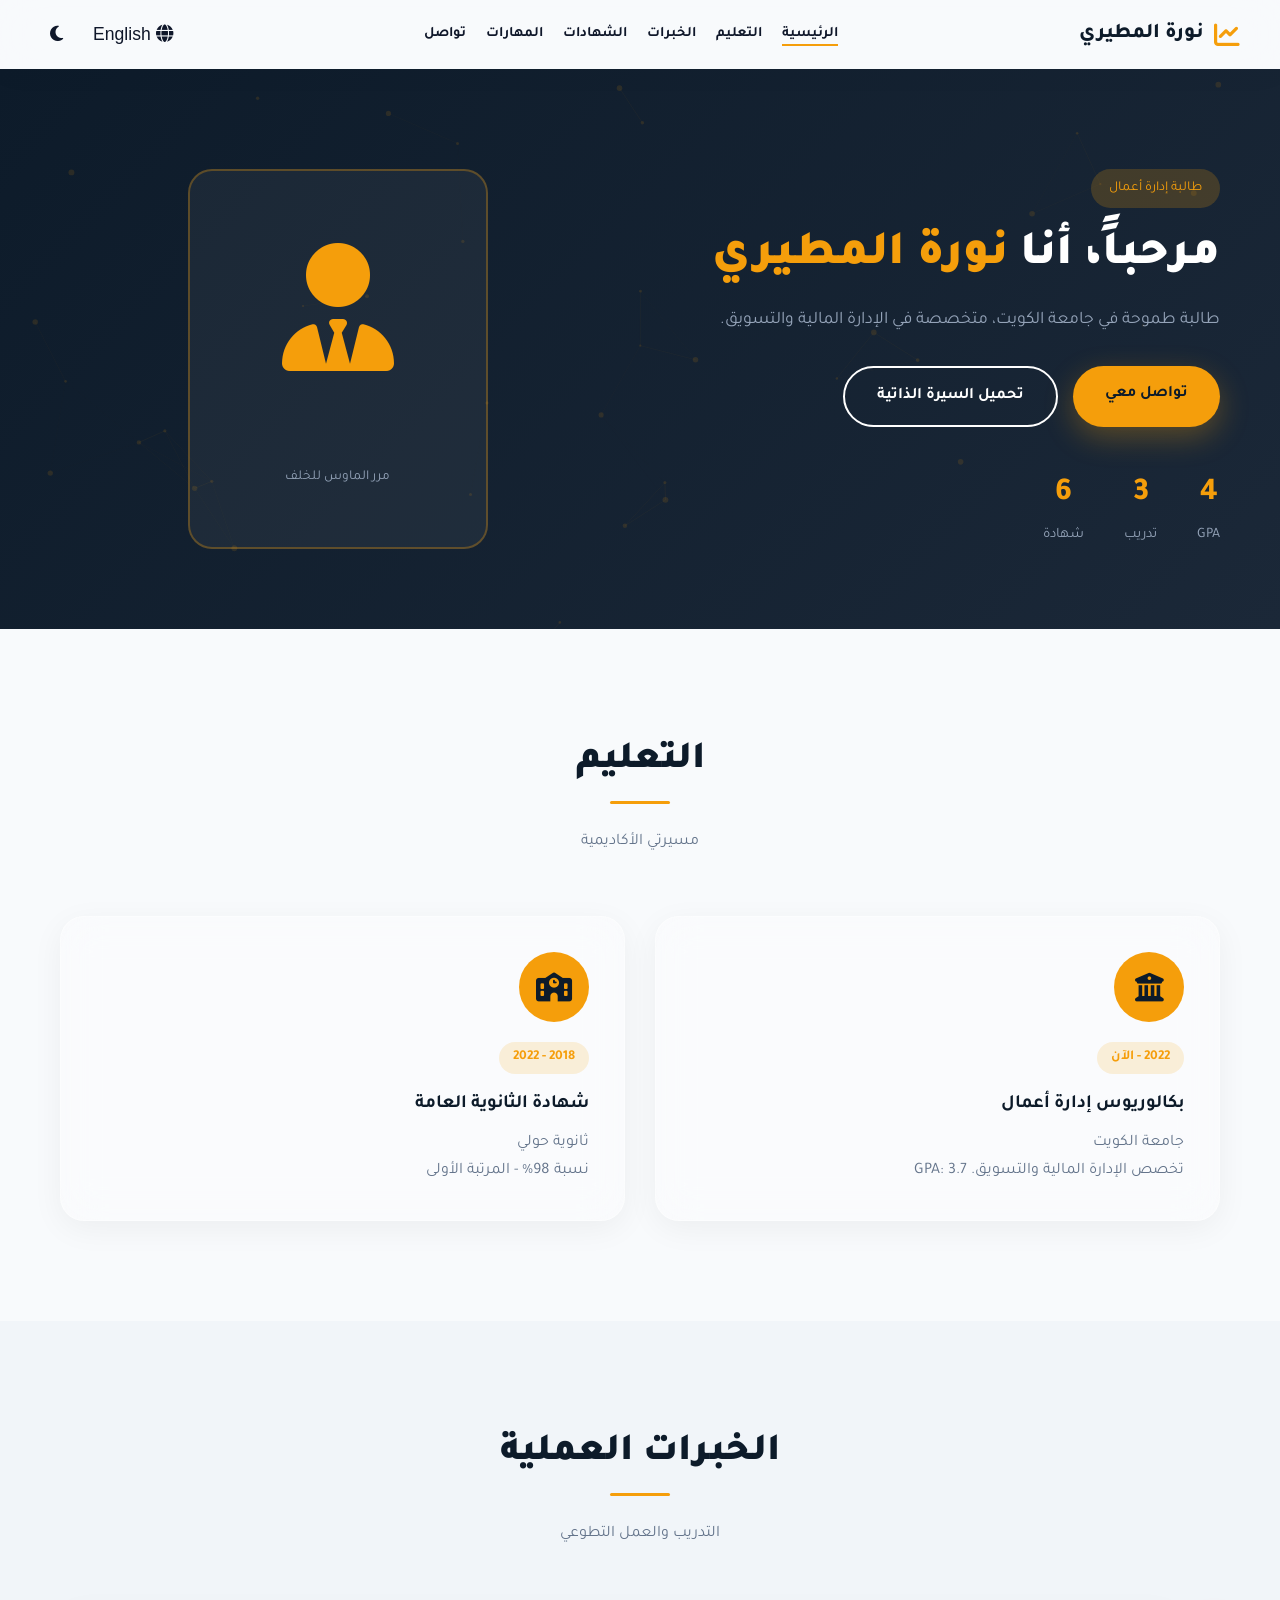
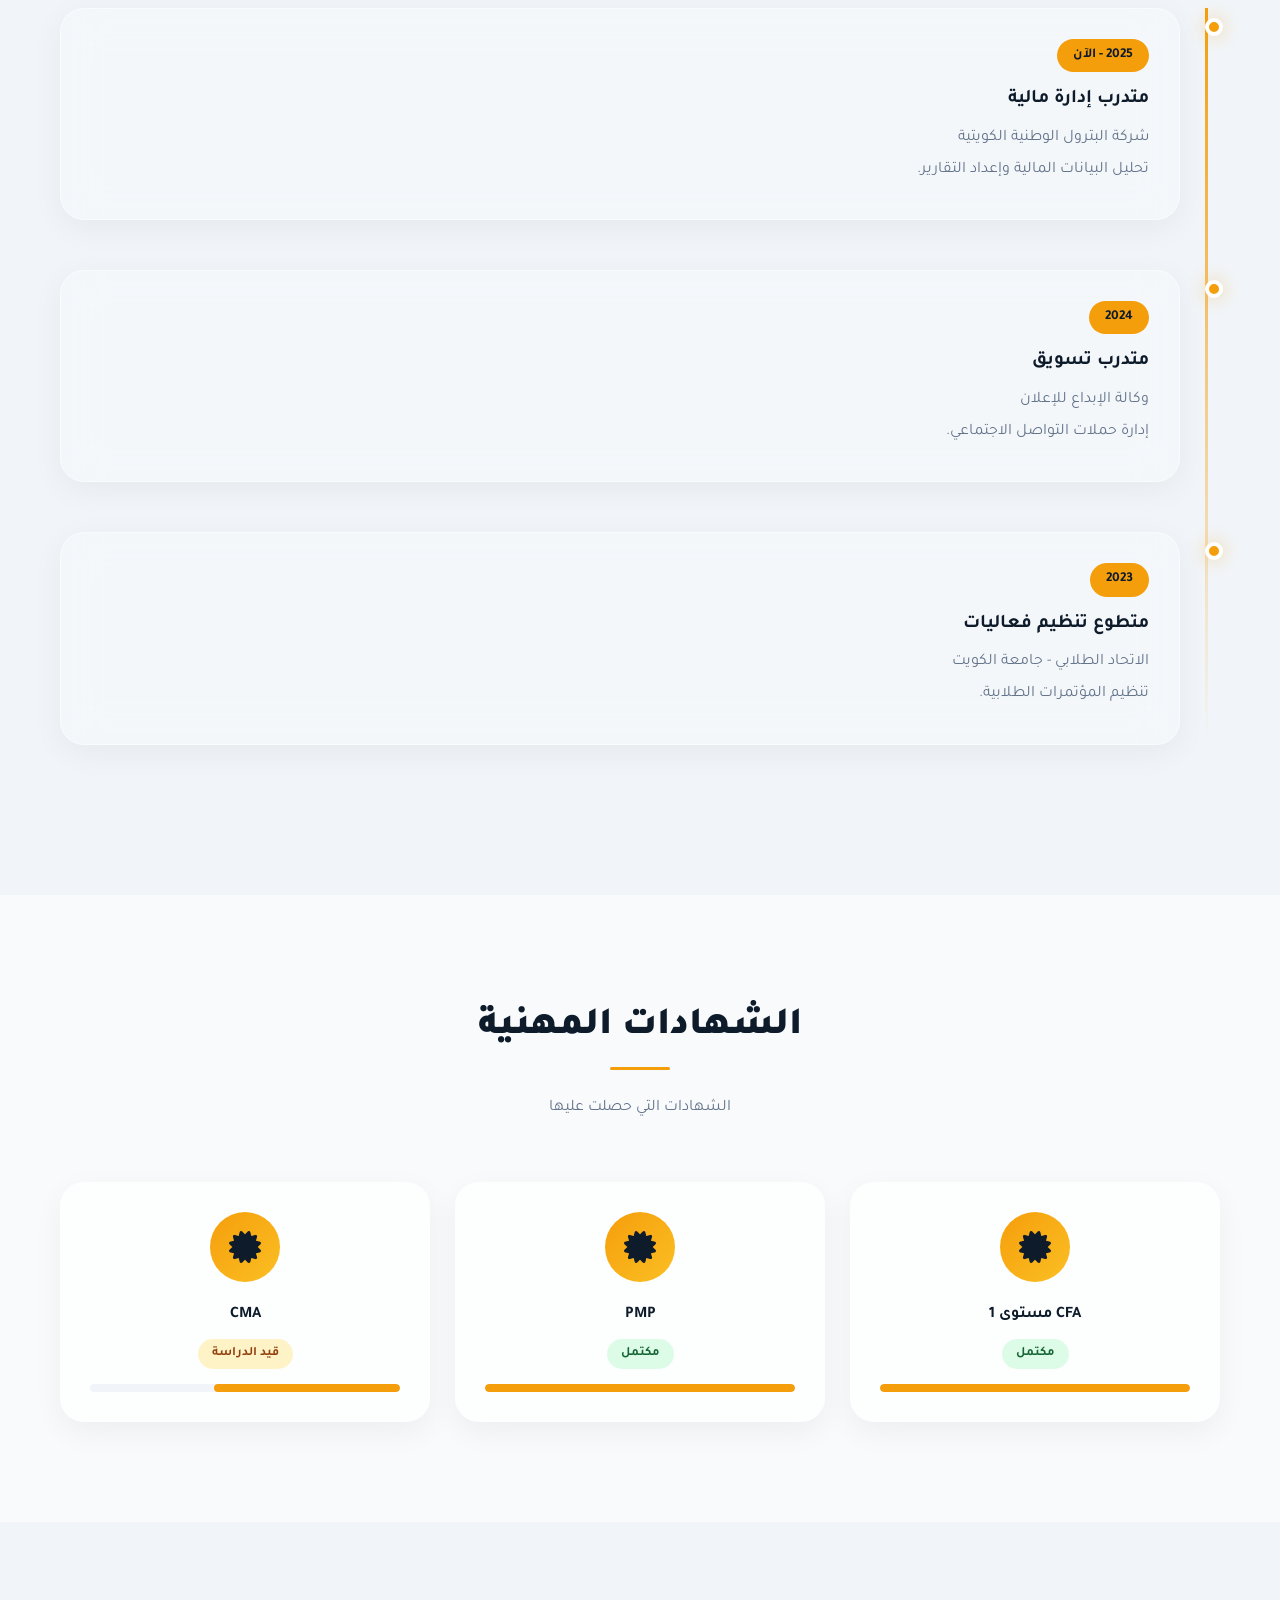
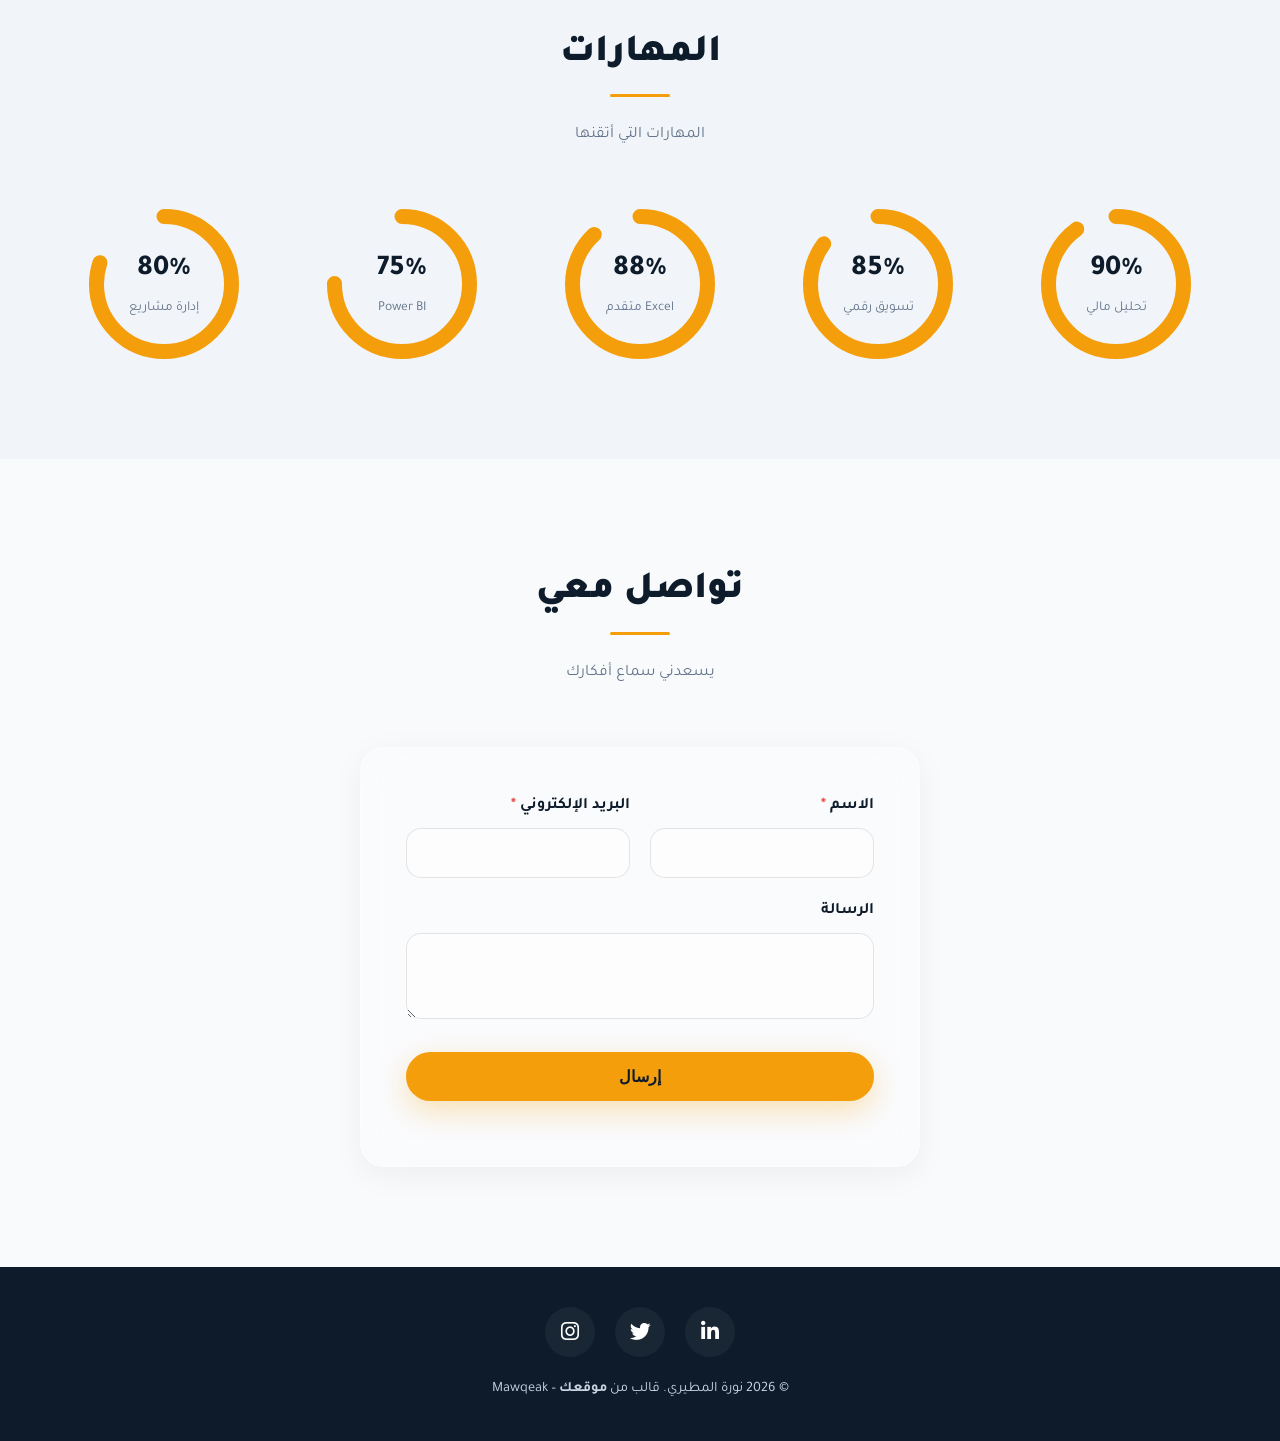
<file: index.html>
<!DOCTYPE html>
<html lang="ar" dir="rtl">
<head>
    <meta charset="UTF-8">
    <meta name="viewport" content="width=device-width, initial-scale=1.0">
    <title data-i18n="page_title">نورة المطيري | Business Administration</title>
    <link rel="icon" type="image/svg+xml" href="data:image/svg+xml,%3Csvg xmlns='http://www.w3.org/2000/svg' viewBox='0 0 100 100'%3E%3Crect width='100' height='100' rx='20' fill='%230d1b2a'/%3E%3Ctext x='50' y='65' text-anchor='middle' fill='%23f59e0b' font-size='40' font-weight='bold'%3EB%3C/text%3E%3C/svg%3E">
    <link href="https://fonts.googleapis.com/css2?family=Tajawal:wght@300;400;500;700;800;900&family=Poppins:wght@300;400;500;600;700&display=swap" rel="stylesheet">
    <link rel="stylesheet" href="https://cdnjs.cloudflare.com/ajax/libs/font-awesome/6.5.0/css/all.min.css">
    <link href="https://unpkg.com/aos@2.3.1/dist/aos.css" rel="stylesheet">
    <link rel="stylesheet" href="css/style.css">
    <link rel="stylesheet" href="css/dark-mode.css" id="dark-mode-css" disabled>
</head>
<body>
    <!-- HEADER -->
    <header class="header" id="header">
        <div class="container header-container">
            <a href="#home" class="logo">
                <i class="fas fa-chart-line"></i>
                <span data-i18n="brand_name">نورة المطيري</span>
            </a>
            <nav class="nav-menu" id="navMenu">
                <ul class="nav-list">
                    <li><a href="#home" class="active" data-i18n="nav_home">الرئيسية</a></li>
                    <li><a href="#education" data-i18n="nav_edu">التعليم</a></li>
                    <li><a href="#experience" data-i18n="nav_exp">الخبرات</a></li>
                    <li><a href="#certificates" data-i18n="nav_cert">الشهادات</a></li>
                    <li><a href="#skills" data-i18n="nav_skills">المهارات</a></li>
                    <li><a href="#contact" data-i18n="nav_contact">تواصل</a></li>
                </ul>
            </nav>
            <div class="header-actions">
                <button id="langToggle" class="icon-btn"><i class="fas fa-globe"></i> <span>English</span></button>
                <button id="darkModeToggle" class="icon-btn"><i class="fas fa-moon"></i></button>
            </div>
        </div>
    </header>

    <!-- HERO with Flip Card -->
    <section class="hero" id="home">
        <canvas id="particleCanvas"></canvas>
        <div class="container hero-content">
            <div class="hero-text" data-aos="fade-left">
                <span class="hero-badge" data-i18n="hero_badge">طالبة إدارة أعمال</span>
                <h1><span data-i18n="hero_hello">مرحباً، أنا</span> <span class="accent" id="heroName" data-i18n="hero_name">نورة المطيري</span></h1>
                <p data-i18n="hero_desc">طالبة طموحة في جامعة الكويت، متخصصة في الإدارة المالية والتسويق. أسعى لبناء مستقبل مهني في عالم الأعمال.</p>
                <div class="hero-btns">
                    <a href="#contact" class="btn btn-primary" data-i18n="hero_btn1">تواصل معي</a>
                    <a href="Business Administration.pdf" class="btn btn-outline" data-i18n="hero_btn2" download="">تحميل السيرة الذاتية</a>
                </div>
                <div class="hero-stats">
                    <div><span class="counter" data-target="4">0</span> <span data-i18n="stat_gpa">GPA</span></div>
                    <div><span class="counter" data-target="3">0</span> <span data-i18n="stat_internships">تدريب</span></div>
                    <div><span class="counter" data-target="6">0</span> <span data-i18n="stat_certs">شهادة</span></div>
                </div>
            </div>
            <div class="hero-visual" data-aos="fade-right">
                <!-- Flip Card -->
                <div class="flip-card">
                    <div class="flip-card-inner">
                        <div class="flip-card-front">
                            <div class="hero-avatar">
                                <i class="fas fa-user-tie"></i>
                            </div>
                            <p data-i18n="flip_hint_mobile" id="flipHint">مرر الماوس للخلف</p>
                        </div>
                        <div class="flip-card-back">
                            <h3 data-i18n="brand_name">نورة المطيري</h3>
                            <p><i class="fas fa-phone"></i> <span dir="ltr">+965 5555 1234</span></p>
                            <p><i class="fas fa-envelope"></i> noura@email.com</p>
                            <p><i class="fas fa-map-marker-alt"></i> الكويت</p>
                            <div class="social-links-small">
                                <a href="#"><i class="fab fa-linkedin-in"></i></a>
                                <a href="#"><i class="fab fa-twitter"></i></a>
                            </div>
                        </div>
                    </div>
                </div>
            </div>
        </div>
    </section>

    <!-- EDUCATION with Glass Cards -->
    <section class="section" id="education">
        <div class="container">
            <div class="section-header" data-aos="fade-up">
                <h2 data-i18n="edu_title">التعليم</h2>
                <p data-i18n="edu_sub">مسيرتي الأكاديمية</p>
            </div>
            <div class="glass-grid">
                <div class="glass-card" data-aos="fade-up">
                    <div class="glass-icon"><i class="fas fa-university"></i></div>
                    <span class="glass-date" data-i18n="edu1_date">2022 - الآن</span>
                    <h3 data-i18n="edu1_title">بكالوريوس إدارة أعمال</h3>
                    <p data-i18n="edu1_uni">جامعة الكويت - كلية العلوم الإدارية</p>
                    <p data-i18n="edu1_desc">تخصص الإدارة المالية والتسويق. المعدل التراكمي: 3.7/4.0</p>
                </div>
                <div class="glass-card" data-aos="fade-up" data-aos-delay="100">
                    <div class="glass-icon"><i class="fas fa-school"></i></div>
                    <span class="glass-date" data-i18n="edu2_date">2018 - 2022</span>
                    <h3 data-i18n="edu2_title">شهادة الثانوية العامة</h3>
                    <p data-i18n="edu2_uni">ثانوية حولي - القسم العلمي</p>
                    <p data-i18n="edu2_desc">نسبة 98% - المرتبة الأولى على المدرسة</p>
                </div>
            </div>
        </div>
    </section>

    <!-- EXPERIENCE with Animated Timeline -->
    <section class="section bg-light" id="experience">
        <div class="container">
            <div class="section-header" data-aos="fade-up">
                <h2 data-i18n="exp_title">الخبرات العملية</h2>
                <p data-i18n="exp_sub">التدريب الداخلي والعمل التطوعي</p>
            </div>
            <div class="timeline">
                <div class="timeline-item" data-aos="fade-right">
                    <div class="timeline-dot pulse"></div>
                    <div class="timeline-content glass-card">
                        <span class="timeline-date" data-i18n="exp1_date">2025 - الآن</span>
                        <h4 data-i18n="exp1_title">متدرب إدارة مالية</h4>
                        <p data-i18n="exp1_company">شركة البترول الوطنية الكويتية</p>
                        <p data-i18n="exp1_desc">تحليل البيانات المالية، إعداد التقارير، المشاركة في إعداد الموازنات.</p>
                    </div>
                </div>
                <div class="timeline-item" data-aos="fade-left">
                    <div class="timeline-dot pulse"></div>
                    <div class="timeline-content glass-card">
                        <span class="timeline-date" data-i18n="exp2_date">2024</span>
                        <h4 data-i18n="exp2_title">متدرب تسويق</h4>
                        <p data-i18n="exp2_company">وكالة الإبداع للإعلان</p>
                        <p data-i18n="exp2_desc">إدارة حملات التواصل الاجتماعي، تحليل السوق، كتابة المحتوى التسويقي.</p>
                    </div>
                </div>
                <div class="timeline-item" data-aos="fade-right">
                    <div class="timeline-dot pulse"></div>
                    <div class="timeline-content glass-card">
                        <span class="timeline-date" data-i18n="exp3_date">2023</span>
                        <h4 data-i18n="exp3_title">متطوع تنظيم فعاليات</h4>
                        <p data-i18n="exp3_company">الاتحاد الطلابي - جامعة الكويت</p>
                        <p data-i18n="exp3_desc">تنظيم المؤتمرات الطلابية، إدارة الفرق التطوعية، التنسيق مع الجهات الراعية.</p>
                    </div>
                </div>
            </div>
        </div>
    </section>

    <!-- CERTIFICATES with Progress Bars -->
    <section class="section" id="certificates">
        <div class="container">
            <div class="section-header" data-aos="fade-up">
                <h2 data-i18n="cert_title">الشهادات المهنية</h2>
                <p data-i18n="cert_sub">الشهادات التي حصلت عليها</p>
            </div>
            <div class="cert-grid">
                <div class="cert-card" data-aos="zoom-in">
                    <div class="cert-badge"><i class="fas fa-certificate"></i></div>
                    <h4 data-i18n="cert1_title">شهادة CFA مستوى 1</h4>
                    <span class="cert-status complete" data-i18n="cert_complete">مكتمل</span>
                    <div class="cert-bar"><div class="cert-fill" style="width:100%"></div></div>
                </div>
                <div class="cert-card" data-aos="zoom-in" data-aos-delay="100">
                    <div class="cert-badge"><i class="fas fa-certificate"></i></div>
                    <h4 data-i18n="cert2_title">شهادة PMP</h4>
                    <span class="cert-status complete" data-i18n="cert_complete">مكتمل</span>
                    <div class="cert-bar"><div class="cert-fill" style="width:100%"></div></div>
                </div>
                <div class="cert-card" data-aos="zoom-in" data-aos-delay="200">
                    <div class="cert-badge"><i class="fas fa-certificate"></i></div>
                    <h4 data-i18n="cert3_title">شهادة CMA</h4>
                    <span class="cert-status progress" data-i18n="cert_progress">قيد الدراسة</span>
                    <div class="cert-bar"><div class="cert-fill" style="width:60%"></div></div>
                </div>
            </div>
        </div>
    </section>

<!-- SKILLS with Donut Charts -->
<section class="section bg-light" id="skills">
    <div class="container">
        <div class="section-header" data-aos="fade-up">
            <h2 data-i18n="skills_title">المهارات</h2>
            <p data-i18n="skills_sub">المهارات التي أتقنها</p>
        </div>
        <div class="skills-grid">
            <div class="skill-donut" data-aos="zoom-in">
                <svg viewBox="0 0 100 100">
                    <circle class="bg-circle" cx="50" cy="50" r="45"/>
                    <circle class="fg-circle" cx="50" cy="50" r="45" data-percent="90"/>
                </svg>
                <div class="donut-text"><span class="percent">90%</span><span class="label" data-i18n="skill1">تحليل مالي</span></div>
            </div>
            <div class="skill-donut" data-aos="zoom-in" data-aos-delay="100">
                <svg viewBox="0 0 100 100">
                    <circle class="bg-circle" cx="50" cy="50" r="45"/>
                    <circle class="fg-circle" cx="50" cy="50" r="45" data-percent="85"/>
                </svg>
                <div class="donut-text"><span class="percent">85%</span><span class="label" data-i18n="skill2">تسويق رقمي</span></div>
            </div>
            <div class="skill-donut" data-aos="zoom-in" data-aos-delay="200">
                <svg viewBox="0 0 100 100">
                    <circle class="bg-circle" cx="50" cy="50" r="45"/>
                    <circle class="fg-circle" cx="50" cy="50" r="45" data-percent="88"/>
                </svg>
                <div class="donut-text"><span class="percent">88%</span><span class="label" data-i18n="skill3">Excel متقدم</span></div>
            </div>
            <div class="skill-donut" data-aos="zoom-in" data-aos-delay="300">
                <svg viewBox="0 0 100 100">
                    <circle class="bg-circle" cx="50" cy="50" r="45"/>
                    <circle class="fg-circle" cx="50" cy="50" r="45" data-percent="75"/>
                </svg>
                <div class="donut-text"><span class="percent">75%</span><span class="label" data-i18n="skill4">Power BI</span></div>
            </div>
            <div class="skill-donut" data-aos="zoom-in" data-aos-delay="400">
                <svg viewBox="0 0 100 100">
                    <circle class="bg-circle" cx="50" cy="50" r="45"/>
                    <circle class="fg-circle" cx="50" cy="50" r="45" data-percent="80"/>
                </svg>
                <div class="donut-text"><span class="percent">80%</span><span class="label" data-i18n="skill5">إدارة مشاريع</span></div>
            </div>
        </div>
    </div>
</section>

    <!-- CONTACT -->
    <section class="section booking" id="contact">
        <div class="container booking-container">
            <div class="section-header" data-aos="fade-down">
                <h2 data-i18n="contact_title">تواصل معي</h2>
                <p data-i18n="contact_sub">يسعدني سماع أفكارك واستفساراتك</p>
            </div>
            <form id="bookingForm" class="booking-form glass-card" data-aos="zoom-in">
                <div class="form-row">
                    <div class="form-group required-field"><label data-i18n="form_name">الاسم</label><input type="text" id="name" required></div>
                    <div class="form-group required-field"><label data-i18n="form_email">البريد الإلكتروني</label><input type="email" id="email" required></div>
                </div>
                <div class="form-group full"><label data-i18n="form_msg">الرسالة</label><textarea id="message" rows="3"></textarea></div>
                <button type="button" class="btn btn-primary btn-block" data-i18n="form_submit" onclick="submitContact()">إرسال</button>
                <div id="formFeedback" class="form-feedback"></div>
            </form>
        </div>
    </section>

    <!-- FOOTER -->
    <footer class="footer">
        <div class="container footer-content">
            <div class="social-links">
                <a href="#"><i class="fab fa-linkedin-in"></i></a>
                <a href="#"><i class="fab fa-twitter"></i></a>
                <a href="#"><i class="fab fa-instagram"></i></a>
            </div>
            <p data-i18n="copyright">© 2026 نورة المطيري. قالب من <strong>موقعك</strong> – Mawqeak</p>
        </div>
    </footer>

    <!-- BOTTOM NAV -->
    <nav class="bottom-nav" id="bottomNav">
        <a href="#home" class="bottom-nav-item active"><i class="fas fa-home"></i><span data-i18n="nav_home">الرئيسية</span></a>
        <a href="#experience" class="bottom-nav-item"><i class="fas fa-briefcase"></i><span data-i18n="nav_exp">خبرات</span></a>
        <a href="#certificates" class="bottom-nav-item"><i class="fas fa-certificate"></i><span data-i18n="nav_cert">شهادات</span></a>
        <a href="#contact" class="bottom-nav-item"><i class="fas fa-envelope"></i><span data-i18n="nav_contact">تواصل</span></a>
    </nav>

    <script src="https://unpkg.com/aos@2.3.1/dist/aos.js"></script>
    <script src="js/lang.js"></script>
    <script src="js/main.js"></script>
</body>
</html>
</file>
<file: css/style.css>
/* ========== Variables ========== */
:root {
    --primary: #0d1b2a;
    --primary-dark: #1b2838;
    --accent: #f59e0b;
    --accent-hover: #d97706;
    --bg: #f8fafc;
    --bg-secondary: #f1f5f9;
    --text: #0f172a;
    --text-light: #64748b;
    --card-bg: rgba(255,255,255,0.7);
    --glass-bg: rgba(255,255,255,0.25);
    --glass-border: rgba(255,255,255,0.4);
    --glass-shadow: 0 8px 32px rgba(0,0,0,0.05);
    --header-bg: rgba(248,250,252,0.85);
    --radius: 24px;
    --transition: 0.3s ease;
}

* {
    margin: 0;
    padding: 0;
    box-sizing: border-box;
}

html {
    scroll-behavior: smooth;
}

body {
    font-family: 'Tajawal', sans-serif;
    background: var(--bg);
    color: var(--text);
    line-height: 1.7;
    overflow-x: hidden;
    width: 100%;
}

.container {
    max-width: 1200px;
    margin: 0 auto;
    padding: 0 20px;
}

a {
    text-decoration: none;
    color: inherit;
}

/* Header */
.header {
    background: var(--header-bg);
    backdrop-filter: blur(20px);
    box-shadow: 0 5px 30px rgba(0,0,0,0.03);
    position: sticky;
    top: 0;
    z-index: 1000;
    transition: transform 0.4s ease;
}

.header-hidden {
    transform: translateY(-100%);
}

.header-container {
    display: flex;
    align-items: center;
    justify-content: space-between;
    padding: 14px 0;
}

.logo {
    display: flex;
    align-items: center;
    gap: 10px;
    font-size: 1.3rem;
    font-weight: 800;
    color: var(--primary);
}

.logo i {
    font-size: 1.6rem;
    color: var(--accent);
}

.nav-list {
    display: flex;
    gap: 20px;
    list-style: none;
}

.nav-list a {
    font-weight: 600;
    color: var(--text);
    padding-bottom: 5px;
    position: relative;
    font-size: 0.9rem;
}

.nav-list a::after {
    content: '';
    position: absolute;
    bottom: 0;
    left: 0;
    width: 0;
    height: 2px;
    background: var(--accent);
    transition: width var(--transition);
}

.nav-list a:hover::after,
.nav-list a.active::after {
    width: 100%;
}

.header-actions {
    display: flex;
    align-items: center;
    gap: 10px;
}

.icon-btn {
    background: transparent;
    border: none;
    font-size: 1.1rem;
    cursor: pointer;
    color: var(--text);
    padding: 10px;
    border-radius: 50%;
    transition: all var(--transition);
}

.icon-btn:hover {
    background: rgba(245,158,11,0.1);
    color: var(--accent);
}

/* Hero */
.hero {
    background: linear-gradient(135deg, #0d1b2a, #1b2838);
    color: #fff;
    padding: 100px 0 80px;
    position: relative;
    overflow: hidden;
}

#particleCanvas {
    position: absolute;
    top: 0;
    left: 0;
    width: 100%;
    height: 100%;
    z-index: 0;
}

.hero-content {
    position: relative;
    z-index: 1;
    display: flex;
    align-items: center;
    gap: 50px;
}

.hero-text {
    flex: 1;
}

.hero-badge {
    display: inline-block;
    background: rgba(245,158,11,0.2);
    color: var(--accent);
    padding: 8px 18px;
    border-radius: 20px;
    font-size: 0.85rem;
    margin-bottom: 20px;
}

.hero-text h1 {
    font-size: 3rem;
    font-weight: 900;
    line-height: 1.2;
    margin-bottom: 20px;
}

.hero-text .accent {
    color: var(--accent);
}

.hero-text p {
    font-size: 1.1rem;
    color: #94a3b8;
    margin-bottom: 30px;
}

.hero-btns {
    display: flex;
    gap: 15px;
    flex-wrap: wrap;
    justify-content: flex-start;
}

.btn {
    display: inline-block;
    padding: 15px 32px;
    border-radius: 50px;
    font-weight: 700;
    text-align: center;
    transition: all 0.3s ease;
    cursor: pointer;
    border: none;
    font-size: 1rem;
    position: relative;
    overflow: hidden;
    z-index: 1;
}

.btn::before {
    content: '';
    position: absolute;
    top: 50%;
    left: 50%;
    width: 0;
    height: 0;
    border-radius: 50%;
    background: rgba(255,255,255,0.2);
    transform: translate(-50%, -50%);
    transition: width 0.6s, height 0.6s;
    z-index: -1;
}

.btn:hover::before {
    width: 300px;
    height: 300px;
}

.btn-primary {
    background: var(--accent);
    color: #0d1b2a;
    box-shadow: 0 10px 30px rgba(245,158,11,0.3);
}

.btn-primary:hover {
    transform: translateY(-3px);
    box-shadow: 0 20px 40px rgba(245,158,11,0.5);
}

.btn-outline {
    border: 2px solid #fff;
    color: #fff;
    background: transparent;
}

.btn-outline:hover {
    background: #fff;
    color: var(--primary);
    transform: translateY(-3px);
}

.btn-block {
    width: 100%;
}

.hero-stats {
    display: flex;
    gap: 40px;
    margin-top: 40px;
}

.hero-stats div {
    text-align: center;
}

.hero-stats span:first-child {
    display: block;
    font-size: 2rem;
    font-weight: 800;
    color: var(--accent);
}

.hero-stats span:last-child {
    color: #94a3b8;
    font-size: 0.9rem;
}

/* Flip Card */
.hero-visual {
    flex: 1;
    text-align: center;
    perspective: 1000px;
}

.flip-card {
    width: 300px;
    height: 380px;
    margin: 0 auto;
}

.flip-card-inner {
    position: relative;
    width: 100%;
    height: 100%;
    transition: transform 0.8s;
    transform-style: preserve-3d;
}

.flip-card:hover .flip-card-inner {
    transform: rotateY(180deg);
}

.flip-card-front,
.flip-card-back {
    position: absolute;
    width: 100%;
    height: 100%;
    backface-visibility: hidden;
    border-radius: var(--radius);
    display: flex;
    flex-direction: column;
    align-items: center;
    justify-content: center;
    padding: 30px;
}

.flip-card-front {
    background: rgba(255,255,255,0.05);
    border: 2px solid rgba(245,158,11,0.3);
}

.flip-card-back {
    background: var(--accent);
    color: #0d1b2a;
    transform: rotateY(180deg);
}

.flip-card-back h3 {
    font-size: 1.5rem;
    margin-bottom: 20px;
}

.flip-card-back p {
    margin-bottom: 10px;
    display: flex;
    align-items: center;
    gap: 10px;
}

.hero-avatar {
    font-size: 8rem;
    color: var(--accent);
    margin-bottom: 20px;
    transition: 0.3s;
}

.flip-card:hover .hero-avatar {
    transform: scale(1.1);
}

.flip-card-front p {
    color: #94a3b8;
    font-size: 0.85rem;
}

.social-links-small {
    display: flex;
    gap: 15px;
    margin-top: 20px;
}

.social-links-small a {
    width: 40px;
    height: 40px;
    border-radius: 50%;
    background: rgba(0,0,0,0.2);
    display: flex;
    align-items: center;
    justify-content: center;
    color: #0d1b2a;
    font-size: 1.1rem;
    transition: 0.3s;
}

.social-links-small a:hover {
    background: #0d1b2a;
    color: #fff;
    transform: scale(1.1);
}

/* Sections */
.section {
    padding: 100px 0;
}

.bg-light {
    background: var(--bg-secondary);
}

.section-header {
    text-align: center;
    margin-bottom: 60px;
}

.section-header h2 {
    font-size: 2.4rem;
    font-weight: 900;
    color: var(--primary);
    margin-bottom: 15px;
    position: relative;
    display: inline-block;
}

.section-header h2::after {
    content: '';
    position: absolute;
    bottom: -10px;
    left: 50%;
    transform: translateX(-50%);
    width: 60px;
    height: 3px;
    background: var(--accent);
    border-radius: 10px;
}

.section-header p {
    color: var(--text-light);
    margin-top: 20px;
}

/* Glass Cards */
.glass-grid {
    display: grid;
    grid-template-columns: repeat(auto-fit, minmax(300px, 1fr));
    gap: 30px;
}

.glass-card {
    background: var(--glass-bg);
    backdrop-filter: blur(20px);
    border: 1px solid var(--glass-border);
    border-radius: var(--radius);
    padding: 35px;
    box-shadow: var(--glass-shadow);
    transition: all 0.4s;
}

.glass-card:hover {
    transform: translateY(-10px) scale(1.02);
    box-shadow: 0 25px 60px rgba(0,0,0,0.15);
    border-color: var(--accent);
}

.glass-icon {
    width: 70px;
    height: 70px;
    border-radius: 50%;
    background: var(--accent);
    display: flex;
    align-items: center;
    justify-content: center;
    font-size: 1.8rem;
    color: #0d1b2a;
    margin-bottom: 20px;
    transition: 0.3s;
}

.glass-card:hover .glass-icon {
    transform: rotate(10deg) scale(1.1);
}

.glass-date {
    display: inline-block;
    padding: 4px 14px;
    background: rgba(245,158,11,0.15);
    color: var(--accent);
    border-radius: 20px;
    font-size: 0.85rem;
    font-weight: 600;
    margin-bottom: 15px;
}

.glass-card h3 {
    color: var(--primary);
    margin-bottom: 10px;
}

.glass-card p {
    color: var(--text-light);
}

/* Timeline (RTL/LTR aware) */
.timeline {
    position: relative;
    padding: 0;
}

.timeline::before {
    content: '';
    position: absolute;
    top: 0;
    bottom: 0;
    width: 3px;
    background: linear-gradient(180deg, var(--accent), transparent);
}

/* Arabic (right side) */
[dir="rtl"] .timeline {
    padding-right: 40px;
}

[dir="rtl"] .timeline::before {
    right: 12px;
}

[dir="rtl"] .timeline-dot {
    right: -43px;
}

/* English (left side) */
[dir="ltr"] .timeline {
    padding-left: 40px;
}

[dir="ltr"] .timeline::before {
    left: 12px;
}

[dir="ltr"] .timeline-dot {
    left: -43px;
}

.timeline-item {
    position: relative;
    margin-bottom: 50px;
}

.timeline-dot {
    position: absolute;
    top: 10px;
    width: 18px;
    height: 18px;
    border-radius: 50%;
    background: var(--accent);
    border: 4px solid #fff;
    box-shadow: 0 0 20px rgba(245,158,11,0.4);
}

.timeline-dot.pulse {
    animation: pulse 2s infinite;
}

@keyframes pulse {
    0% {
        box-shadow: 0 0 0 0 rgba(245,158,11,0.4);
    }
    70% {
        box-shadow: 0 0 0 20px rgba(245,158,11,0);
    }
    100% {
        box-shadow: 0 0 0 0 rgba(245,158,11,0);
    }
}

.timeline-content {
    padding: 30px;
}

.timeline-date {
    display: inline-block;
    padding: 5px 16px;
    background: var(--accent);
    color: #0d1b2a;
    border-radius: 20px;
    font-size: 0.85rem;
    font-weight: 700;
    margin-bottom: 12px;
}

.timeline-content h4 {
    color: var(--primary);
    margin-bottom: 8px;
    font-size: 1.2rem;
}

.timeline-content p {
    color: var(--text-light);
    margin-bottom: 5px;
}

/* Certificates */
.cert-grid {
    display: grid;
    grid-template-columns: repeat(auto-fit, minmax(280px, 1fr));
    gap: 25px;
}

.cert-card {
    background: var(--card-bg);
    border-radius: var(--radius);
    padding: 30px;
    text-align: center;
    box-shadow: 0 10px 30px rgba(0,0,0,0.05);
    transition: 0.4s;
}

.cert-card:hover {
    transform: translateY(-8px) scale(1.03);
    box-shadow: 0 25px 50px rgba(0,0,0,0.15);
}

.cert-badge {
    width: 70px;
    height: 70px;
    border-radius: 50%;
    background: linear-gradient(135deg, var(--accent), #fbbf24);
    display: flex;
    align-items: center;
    justify-content: center;
    margin: 0 auto 20px;
    font-size: 2rem;
    color: #0d1b2a;
    transition: 0.3s;
}

.cert-card:hover .cert-badge {
    transform: rotate(360deg);
}

.cert-card h4 {
    color: var(--primary);
    margin-bottom: 10px;
}

.cert-status {
    display: inline-block;
    padding: 4px 14px;
    border-radius: 20px;
    font-size: 0.8rem;
    font-weight: 600;
    margin-bottom: 15px;
}

.cert-status.complete {
    background: #dcfce7;
    color: #166534;
}

.cert-status.progress {
    background: #fef3c7;
    color: #92400e;
}

.cert-bar {
    height: 8px;
    background: var(--bg-secondary);
    border-radius: 10px;
    overflow: hidden;
}

.cert-fill {
    height: 100%;
    background: var(--accent);
    border-radius: 10px;
    transition: width 1.5s ease;
}

/* Skills Donut Charts */
.skills-grid {
    display: grid;
    grid-template-columns: repeat(auto-fit, minmax(180px, 1fr));
    gap: 30px;
    justify-items: center;
}

.skill-donut {
    position: relative;
    width: 150px;
    height: 150px;
}

.skill-donut svg {
    width: 100%;
    height: 100%;
    transform: rotate(-90deg);
}

.skill-donut .bg-circle {
    fill: none;
    stroke: var(--bg-secondary);
    stroke-width: 10;
}

.skill-donut .fg-circle {
    fill: none;
    stroke: var(--accent);
    stroke-width: 10;
    stroke-linecap: round;
    transition: stroke-dashoffset 1.5s ease;
}

.skill-donut .donut-text {
    position: absolute;
    top: 50%;
    left: 50%;
    transform: translate(-50%, -50%);
    text-align: center;
}

.skill-donut .donut-text .percent {
    font-size: 1.8rem;
    font-weight: 800;
    color: var(--primary);
    display: block;
}

.skill-donut .donut-text .label {
    font-size: 0.85rem;
    color: var(--text-light);
}

.skill-donut:hover .fg-circle {
    stroke: var(--accent-hover);
    filter: drop-shadow(0 0 8px rgba(245,158,11,0.5));
}

.skill-donut:hover {
    transform: scale(1.1);
    transition: 0.3s;
}

/* Contact */
.booking-container {
    max-width: 600px;
    margin: 0 auto;
}

.booking-form {
    border-radius: var(--radius);
    padding: 45px;
}

.form-row {
    display: grid;
    grid-template-columns: 1fr 1fr;
    gap: 20px;
}

.form-group {
    margin-bottom: 20px;
}

.form-group.full {
    grid-column: span 2;
}

.form-group label {
    font-weight: 600;
    display: block;
    margin-bottom: 8px;
    color: var(--primary);
}

.form-group input,
.form-group textarea {
    width: 100%;
    padding: 15px;
    border: 1px solid rgba(0,0,0,0.1);
    border-radius: 15px;
    font-family: inherit;
    font-size: 0.95rem;
    background: rgba(255,255,255,0.5);
    transition: 0.3s;
}

.form-group input:focus,
.form-group textarea:focus {
    border-color: var(--accent);
    outline: none;
    background: #fff;
    box-shadow: 0 0 0 4px rgba(245,158,11,0.1);
}

.required-field label::after {
    content: " *";
    color: #ef4444;
}

.form-feedback {
    text-align: center;
    margin-top: 20px;
    font-weight: 600;
}

/* Footer */
.footer {
    background: var(--primary);
    color: #cbd5e1;
    padding: 40px 0;
    text-align: center;
}

.footer .social-links {
    display: flex;
    justify-content: center;
    gap: 20px;
    margin-bottom: 20px;
}

.footer .social-links a {
    width: 50px;
    height: 50px;
    border-radius: 50%;
    background: rgba(255,255,255,0.05);
    display: flex;
    align-items: center;
    justify-content: center;
    color: #fff;
    font-size: 1.3rem;
    transition: 0.3s;
}

.footer .social-links a:hover {
    background: var(--accent);
    color: #0d1b2a;
    transform: scale(1.15) rotate(5deg);
}

.footer p {
    font-size: 0.9rem;
}

/* Bottom Nav */
.bottom-nav {
    display: none;
    position: fixed;
    bottom: 0;
    left: 0;
    width: 100%;
    background: var(--card-bg);
    backdrop-filter: blur(20px);
    box-shadow: 0 -5px 30px rgba(0,0,0,0.05);
    z-index: 999;
    justify-content: space-around;
    padding: 12px 0;
    transition: transform 0.4s ease;
}

.bottom-nav-hidden {
    transform: translateY(100%);
}

.bottom-nav-item {
    display: flex;
    flex-direction: column;
    align-items: center;
    gap: 5px;
    color: var(--text-light);
    font-size: 0.75rem;
    font-weight: 500;
    text-decoration: none;
}

.bottom-nav-item i {
    font-size: 1.3rem;
}

.bottom-nav-item.active {
    color: var(--accent);
    font-weight: 700;
}

/* ========== Responsive ========== */
@media (max-width: 992px) {
    .container {
        max-width: 100% !important;
        padding: 0 20px !important;
    }
    .hero-content {
        flex-direction: column-reverse;
        text-align: center;
    }
    .hero-text h1 {
        font-size: 2.2rem;
    }
    .hero-stats {
        justify-content: center;
    }
    .flip-card {
        width: 250px;
        height: 330px;
    }
    .hero-btns {
        justify-content: center;
    }
}

/* ========== الجوال - بدون أي فراغات بيضاء ========== */
@media (max-width: 768px) {
    /* إخفاء القائمة العادية */
    .nav-list {
        display: none !important;
    }
    
    /* الحاوية تمتد لكامل العرض مثل قالب سلمان */
    .container {
        max-width: 100% !important;
        padding: 0 20px !important;
    }
    
    /* منع التمرير الأفقي تماماً */
    html,
    body {
        overflow-x: hidden !important;
        width: 100% !important;
    }
    
    /* إعادة ضبط أي عناصر */
    .hero .container,
    .section .container {
        padding: 0 20px !important;
    }
    
    /* الهيرو */
    .hero {
        padding: 80px 0 60px;
    }
    
    /* الأزرار */
    .hero-btns {
        justify-content: center;
        flex-direction: column;
        align-items: center;
    }
    .hero-btns .btn {
        width: 100%;
        max-width: 280px;
    }
    
    /* بطاقة التقليب */
    .hero-visual {
        width: 100%;
        display: flex;
        justify-content: center;
    }
    .flip-card {
        width: 280px;
        height: 360px;
        margin: 0 auto;
    }
    
    /* الشبكات */
    .glass-grid,
    .cert-grid,
    .skills-grid {
        width: 100%;
        overflow-x: hidden;
        padding: 0;
    }
    
    /* البطاقات */
    .glass-card,
    .cert-card {
        margin: 0;
        width: 100%;
    }
    
    /* النموذج */
    .form-row {
        grid-template-columns: 1fr;
    }
    .form-group.full {
        grid-column: span 1;
    }
    
    /* الشريط السفلي */
    .bottom-nav {
        display: flex;
    }
    
    /* الخط الزمني */
    [dir="rtl"] .timeline {
        padding-right: 25px !important;
    }
    [dir="rtl"] .timeline-dot {
        right: -33px;
    }
    [dir="ltr"] .timeline {
        padding-left: 25px !important;
    }
    [dir="ltr"] .timeline-dot {
        left: -33px;
    }
    
    /* مهارات */
    .skills-grid {
        grid-template-columns: repeat(auto-fit, minmax(140px, 1fr));
    }
    
    /* دعم قلب البطاقة بالنقر */
    .flip-card.flipped .flip-card-inner {
        transform: rotateY(180deg);
    }
}
</file>
<file: css/dark-mode.css>
body.dark {
    --bg: #0a0f1a;
    --bg-secondary: #141c2b;
    --text: #f1f5f9;
    --text-light: #cbd5e1;
    --card-bg: rgba(30,41,59,0.7);
    --glass-bg: rgba(30,41,59,0.3);
    --glass-border: rgba(255,255,255,0.08);
    --glass-shadow: 0 8px 32px rgba(0,0,0,0.3);
    --header-bg: rgba(10,15,26,0.85);
}

body.dark .btn-outline { border-color: var(--accent); color: var(--accent); }
body.dark .btn-outline:hover { background: var(--accent); color: #0a0f1a; }
body.dark .flip-card-front { background: rgba(255,255,255,0.03); border-color: rgba(245,158,11,0.2); }
body.dark .booking-form input, 
body.dark .booking-form textarea { background: rgba(255,255,255,0.03); color: #f1f5f9; border-color: rgba(255,255,255,0.1); }
body.dark .cert-card { background: var(--card-bg); }
body.dark .cert-status.complete { background: #064e3b; color: #6ee7b7; }
body.dark .cert-status.progress { background: #78350f; color: #fcd34d; }
body.dark .timeline-dot { border-color: #1e293b; }
body.dark .skill-donut .bg-circle { stroke: #334155; }
body.dark .skill-donut .donut-text .percent { color: #f1f5f9; }
body.dark .skill-donut .donut-text .label { color: #cbd5e1; }
body.dark .glass-card h3, body.dark .cert-card h4, body.dark .timeline-content h4 { color: #f1f5f9; }
body.dark .glass-card p, body.dark .cert-card p, body.dark .timeline-content p { color: #cbd5e1; }
body.dark .form-group label { color: #f1f5f9; }
body.dark .section-header h2 { color: #f1f5f9; }
body.dark .nav-list a { color: #cbd5e1; }
body.dark .logo { color: #f1f5f9; }
</file>
